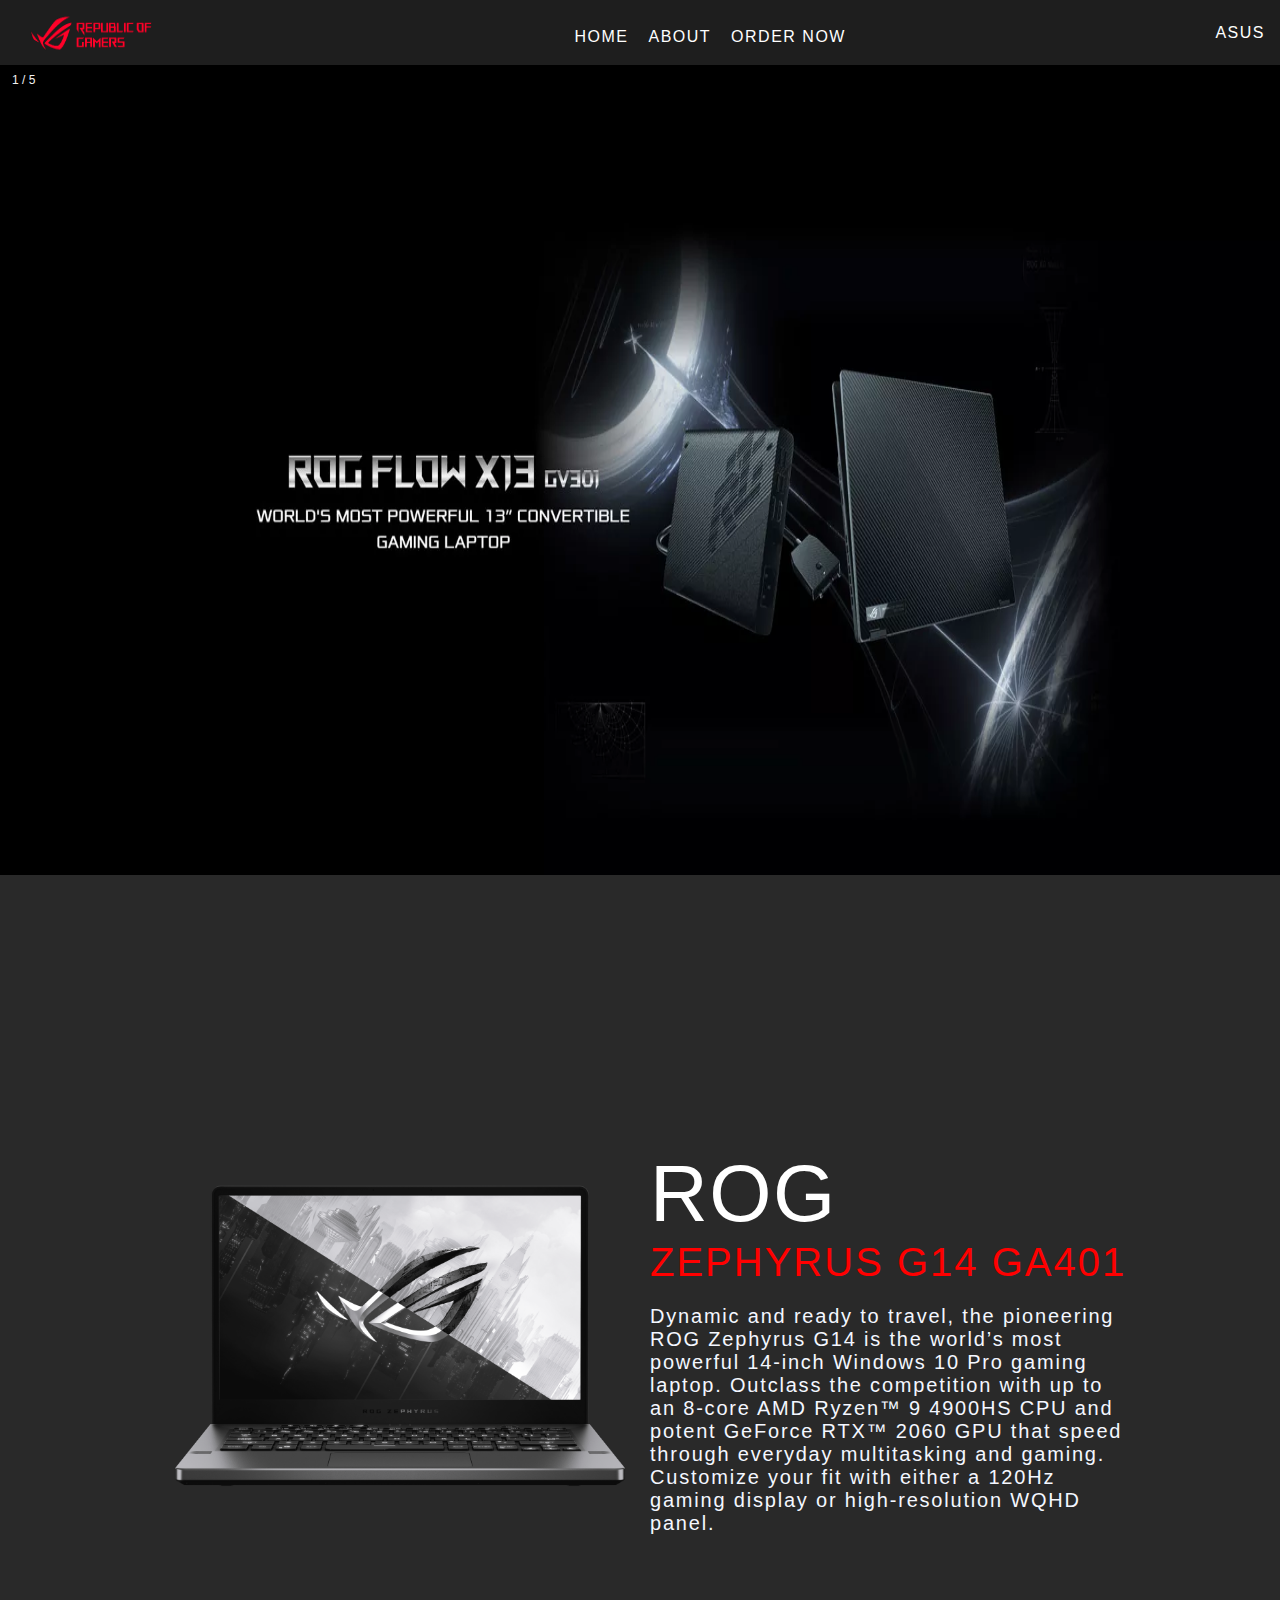
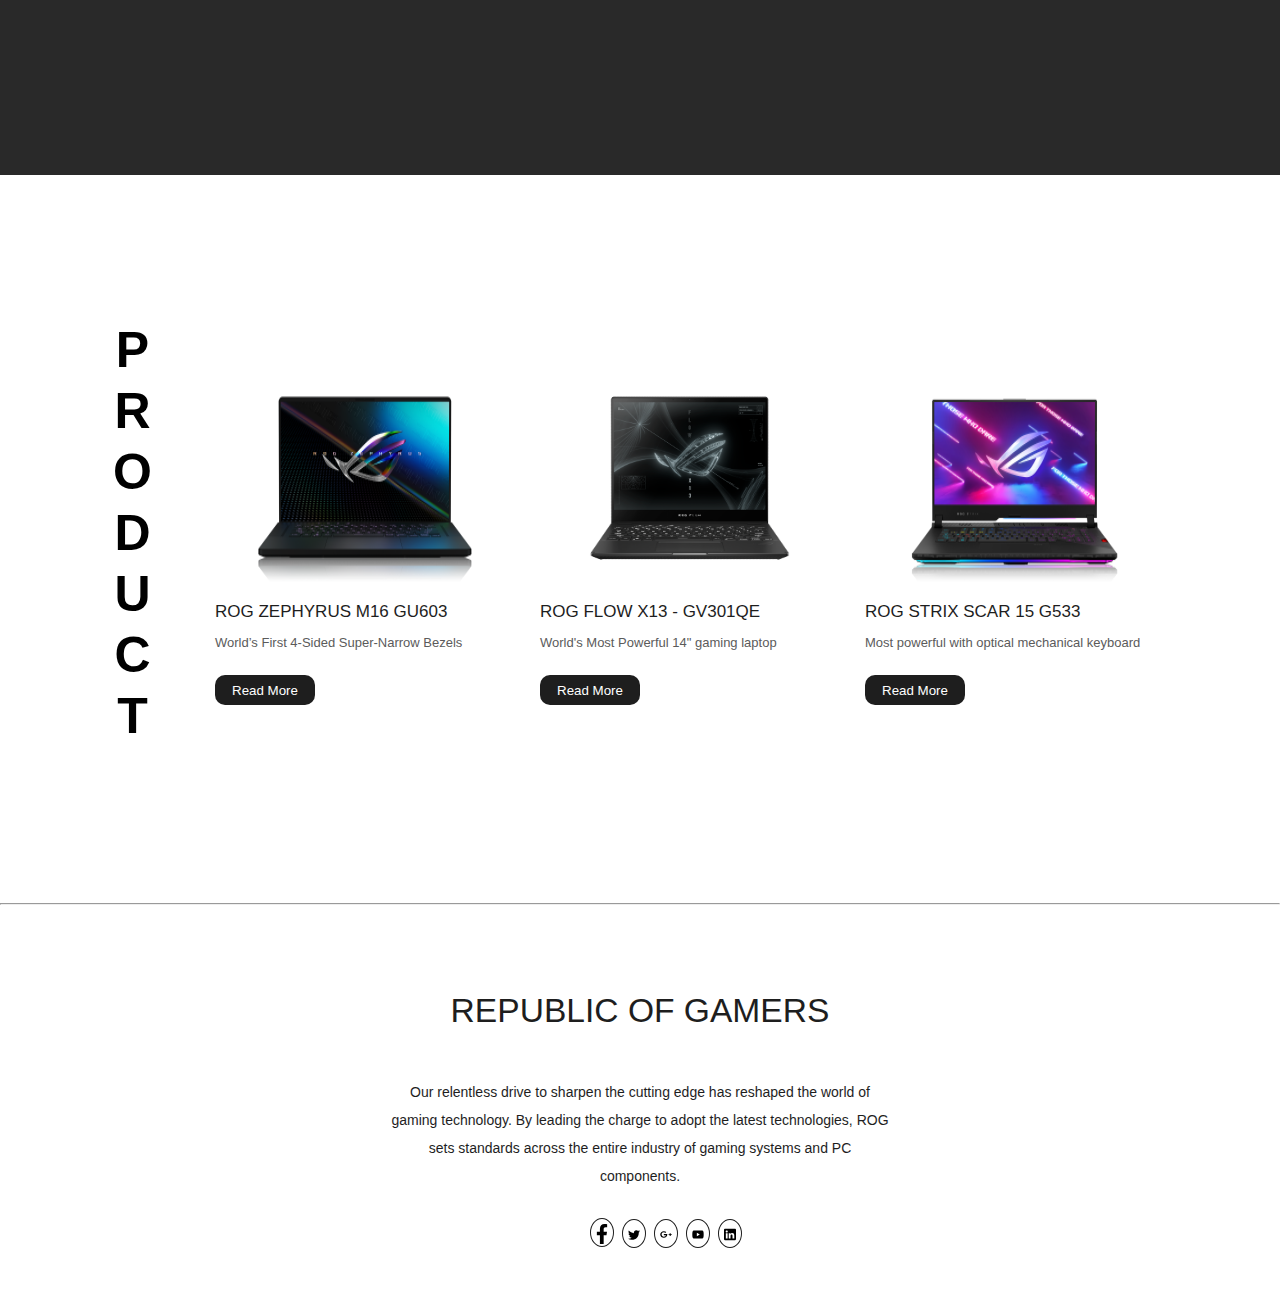
<file: index.html>
<!DOCTYPE html>
<html lang="en">
<head>
    <meta charset="UTF-8">
    <meta http-equiv="X-UA-Compatible" content="IE=edge">
    <meta name="viewport" content="width=device-width, initial-scale=1.0">
    <title>Republic of Gamers || Home</title>
    <link rel="stylesheet" href="style/style.css">
    <link rel="shourtcut icon" href="assets/roglogoss.png">
    <style>
        
    </style>
</head>

<body>
    <nav>
        <a href="index.html" class="logo"><img src="assets/flogo.png" alt=""></a>
        <div>
            <ul class="menu">
              <li><a href="#main">Home</a></li>
              <li><a href="about.html">About</a></li>
              <li><a href="order.html">ORDER NOW</a></li>
            </ul>
        </div>
        <a href="" class="logout">asus</a>
    </nav>

    <section id="main">
      <div class="slideshow-container">

        <div class="mySlides fade">
            <div class="numbertext">1 / 5</div>
            <img src="assets/1 copy.png" style="width:100%;height: 90vh;">
        </div>

        <div class="mySlides fade">
            <div class="numbertext">2 / 5</div>
            <img src="assets/2.png" style="width:100%;height: 90vh;">               
        </div>

        <div class="mySlides fade">
            <div class="numbertext">3 / 5</div>
            <img src="assets/3.png" style="width:100%;height: 90vh;">                
        </div>

        <div class="mySlides fade">
            <div class="numbertext">4 / 5</div>
            <img src="assets/4.png" style="width:100%;height: 90vh;">                
        </div>

        <div class="mySlides fade">
            <div class="numbertext">5 / 5</div>
            <img src="assets/5.png" style="width:100%;height: 90vh;">                
        </div>
       </div>
       <br>

   </section>

    <section id="about">
        <div class="about-media">
            <a href="detail4.html"><img src="assets/h733.png" alt=""></a>
        </div>
        <div class="about">
            <h1>ROG</h1>
            <h2> ZEPHYRUS G14 GA401</h2>
            <p>Dynamic and ready to travel, the pioneering ROG Zephyrus G14 is the world’s most powerful 14-inch Windows 10 Pro gaming laptop. Outclass the competition with up to an 8-core AMD Ryzen™ 9 4900HS CPU and potent GeForce RTX™ 2060 GPU that speed through everyday multitasking and gaming. Customize your fit with either a 120Hz gaming display or high-resolution WQHD panel.</p>
        </div>
    </section>

    <section id="product">
      <div class="product-title">
        <h1>PRODUCT</h1>
      </div>
      <div class="product-media">
        <a href="detail.html"><img src="assets/603.png" alt="">
        <br>ROG ZEPHYRUS M16 GU603</a>
        <br>
        <p>World’s First 4-Sided Super-Narrow Bezels<br><br> <input type="button" onclick="pindah('detail.html')" value="Read More"> </p>
      </div>  
      <div class="product-media">
        <a href="detail2.html"><img src="assets/1qe.png" alt="">
        <br>ROG FLOW X13 - GV301QE</a>
        <br>
        <p>World's Most Powerful 14" gaming laptop <br><br> <input type="button" onclick="pindah('detail2.html')" value="Read More"> </p>
      </div>
      <div class="product-media">
        <a href="detail3.html"><img src="assets/533.png" alt="">
        <br>ROG STRIX SCAR 15 G533</a>
        <br>
        <p>Most powerful with optical mechanical keyboard <br><br> <input type="button" onclick="pindah('detail3.html')" value="Read More"> </p>
      </div>
    </section>

    <hr>
    <footer>
        <div class="footer-content">
            <h3>REPUBLIC OF GAMERS</h3>
            <p>Our relentless drive to sharpen the cutting edge has reshaped the world of gaming technology. By leading the charge to adopt the latest technologies, ROG sets standards across the entire industry of gaming systems and PC components.</p>
            <ul class="socials">
                <li><a href="#" ><img src="assets/facebook.svg" alt=""></a></li>
                <li><a href="#" ><img src="assets/twitter.svg" alt=""></a></li>
                <li><a href="#" ><img  src="assets/google.svg" alt=""></a></li>
                <li><a href="#" ><img src="assets/youtube.svg" alt=""></a></li>
                <li><a href="#" ><img src="assets/linkedin.svg" alt=""></a></li>
            </ul>
        </div>

    </footer>

</body>
 <script>
        let slideIndex = 0;
        showSlides();

        function showSlides() {
            let i;
            let slides = document.getElementsByClassName("mySlides");
            let dots = document.getElementsByClassName("dot");
            for (i = 0; i < slides.length; i++) {
                slides[i].style.display = "none";
            }
            slideIndex++;
            if (slideIndex > slides.length) {
                slideIndex = 1
            }
            slides[slideIndex - 1].style.display = "block";
            setTimeout(showSlides, 2000);
        }

        function pindah(url) {
            window.location = url;
        }
    </script>
</html>
</file>
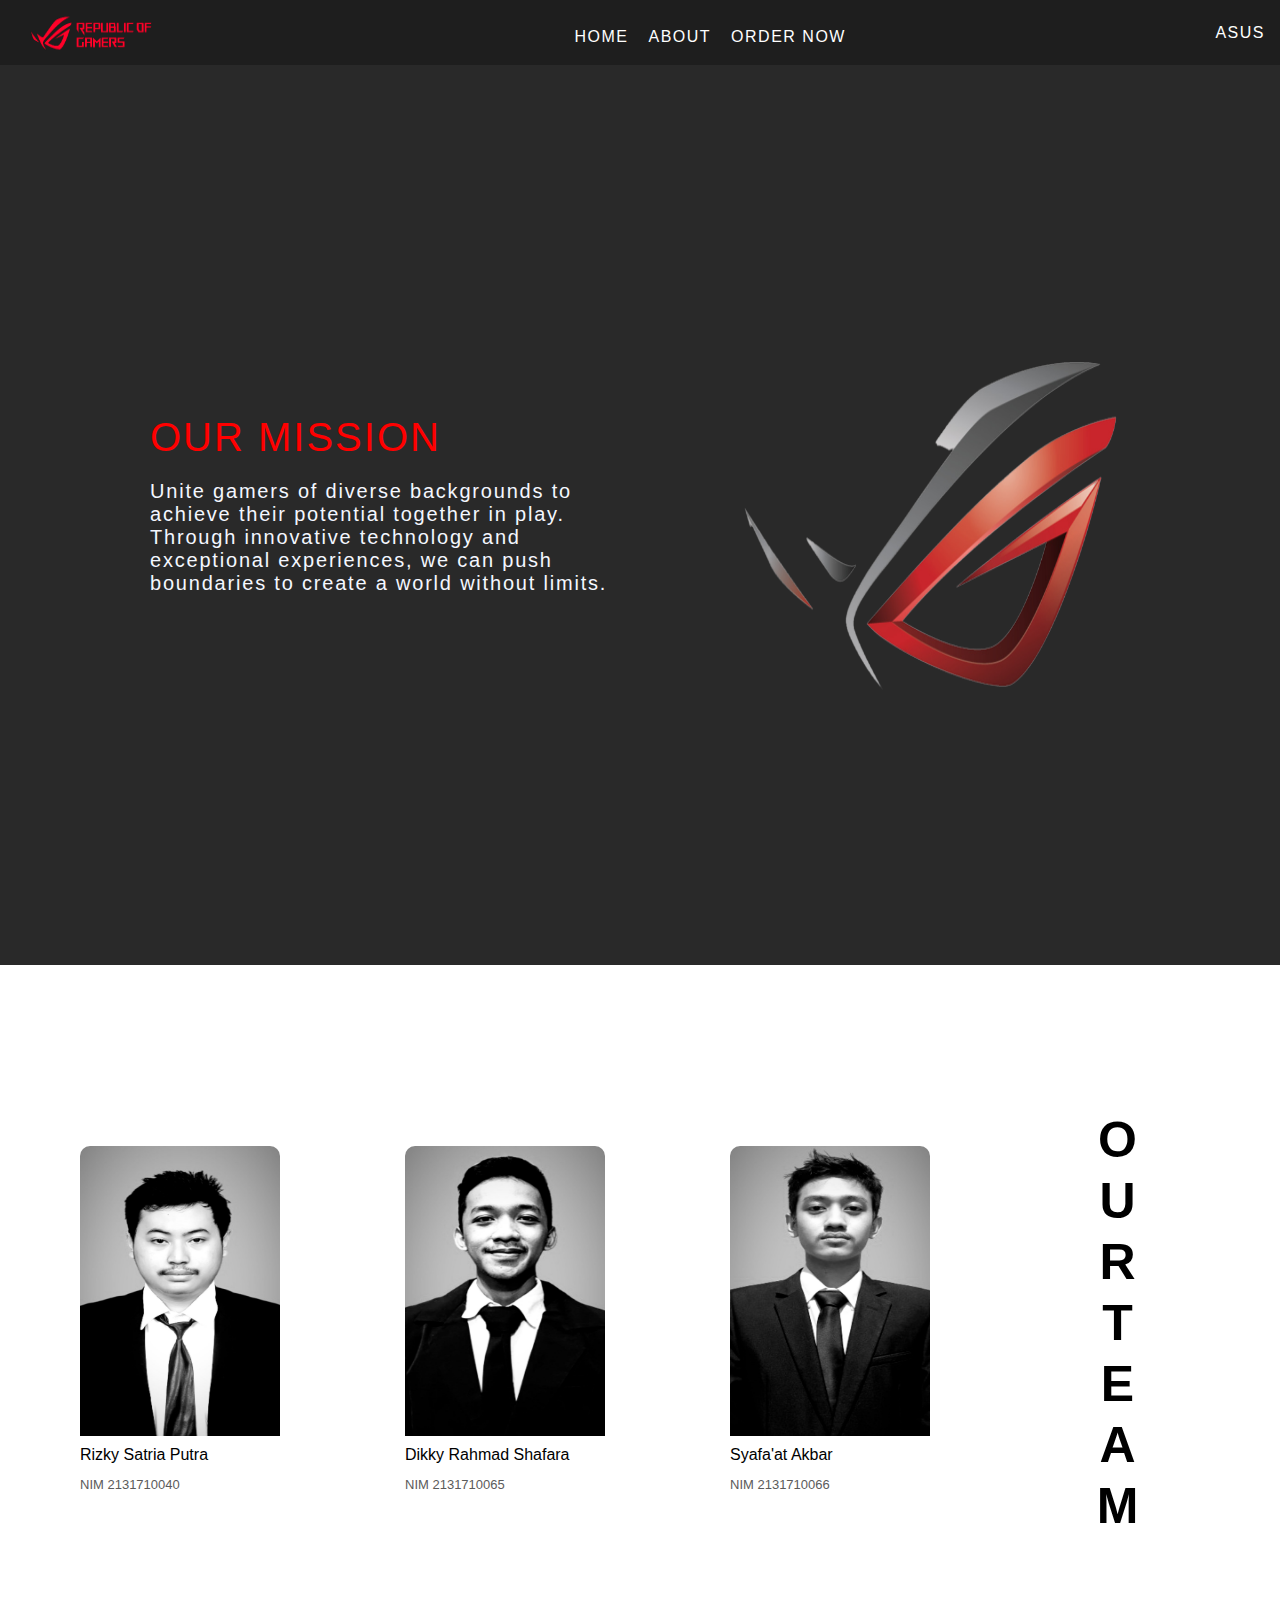
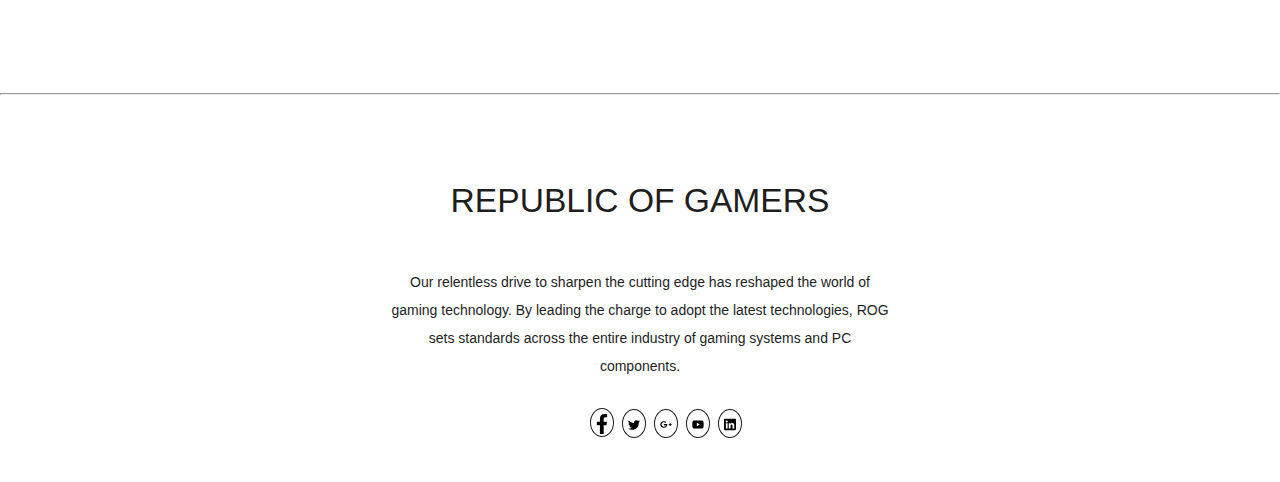
<file: about.html>
<!DOCTYPE html>
<html lang="en">
<head>
    <meta charset="UTF-8">
    <meta http-equiv="X-UA-Compatible" content="IE=edge">
    <meta name="viewport" content="width=device-width, initial-scale=1.0">
    <title>Republic of Gamers || About </title>
    <link rel="stylesheet" href="style/styleabout.css">
    <link rel="shourtcut icon" href="assets/roglogoss.png">
    <style>
        
    </style>
</head>

<body>
    <nav>
        <a href="index.html" class="logo"><img src="assets/flogo.png" alt=""></a>
        <div>
            <ul class="menu">
                <li><a href="index.html">Home</a></li>
                <li><a href="about.html">About</a></li>
                <li><a href="order.html">ORDER NOW</a></li>
            </ul>
        </div>
        <a href="" class="logout">asus</a>
    </nav>

    <section id="about">
        <div class="about">
            <h2 style="text-transform: uppercase;">OUR MISSION</h2>
            <p>Unite gamers of diverse backgrounds to achieve their potential together in play. Through innovative technology and exceptional experiences, we can push boundaries to create a world without limits.</p>
        </div>
        <div class="about-media">
            <img src="assets/13.png" alt="">
        </div>
    </section>

    <section id="product">
      
      <div class="product-media">
        <img src="assets/satria.jpeg" alt="">
        <br>Rizky Satria Putra</a>
        <br>
        <p>NIM 2131710040</p>
      </div>
      <div class="product-media">
        <img src="assets/dikky.jpeg" alt="">
        <br>Dikky Rahmad Shafara</a>
        <br>
        <p>NIM 2131710065</p>
      </div>  
      <div class="product-media">
        <img src="assets/faat.jpeg" alt="">
        <br>Syafa'at Akbar</a>
        <br>
        <p>NIM 2131710066</p>
      </div>
      <div class="product-title">
        <h1>OURTEAM</h1>
      </div>
    </section>
    <hr>
    <footer>
        <div class="footer-content">
            <h3>REPUBLIC OF GAMERS</h3>
            <p>Our relentless drive to sharpen the cutting edge has reshaped the world of gaming technology. By leading the charge to adopt the latest technologies, ROG sets standards across the entire industry of gaming systems and PC components.</p>
            <ul class="socials">
                <li><a href="#" ><img src="assets/facebook.svg" alt=""></a></li>
                <li><a href="#" ><img src="assets/twitter.svg" alt=""></a></li>
                <li><a href="#" ><img  src="assets/google.svg" alt=""></a></li>
                <li><a href="#" ><img src="assets/youtube.svg" alt=""></a></li>
                <li><a href="#" ><img src="assets/linkedin.svg" alt=""></a></li>
            </ul>
        </div>

    </footer>

</body>
 <script>
        let slideIndex = 0;
        showSlides();

        function showSlides() {
            let i;
            let slides = document.getElementsByClassName("mySlides");
            let dots = document.getElementsByClassName("dot");
            for (i = 0; i < slides.length; i++) {
                slides[i].style.display = "none";
            }
            slideIndex++;
            if (slideIndex > slides.length) {
                slideIndex = 1
            }
            slides[slideIndex - 1].style.display = "block";
            setTimeout(showSlides, 2000); // Change image every 2 seconds
        }
    </script>
</html>
</file>
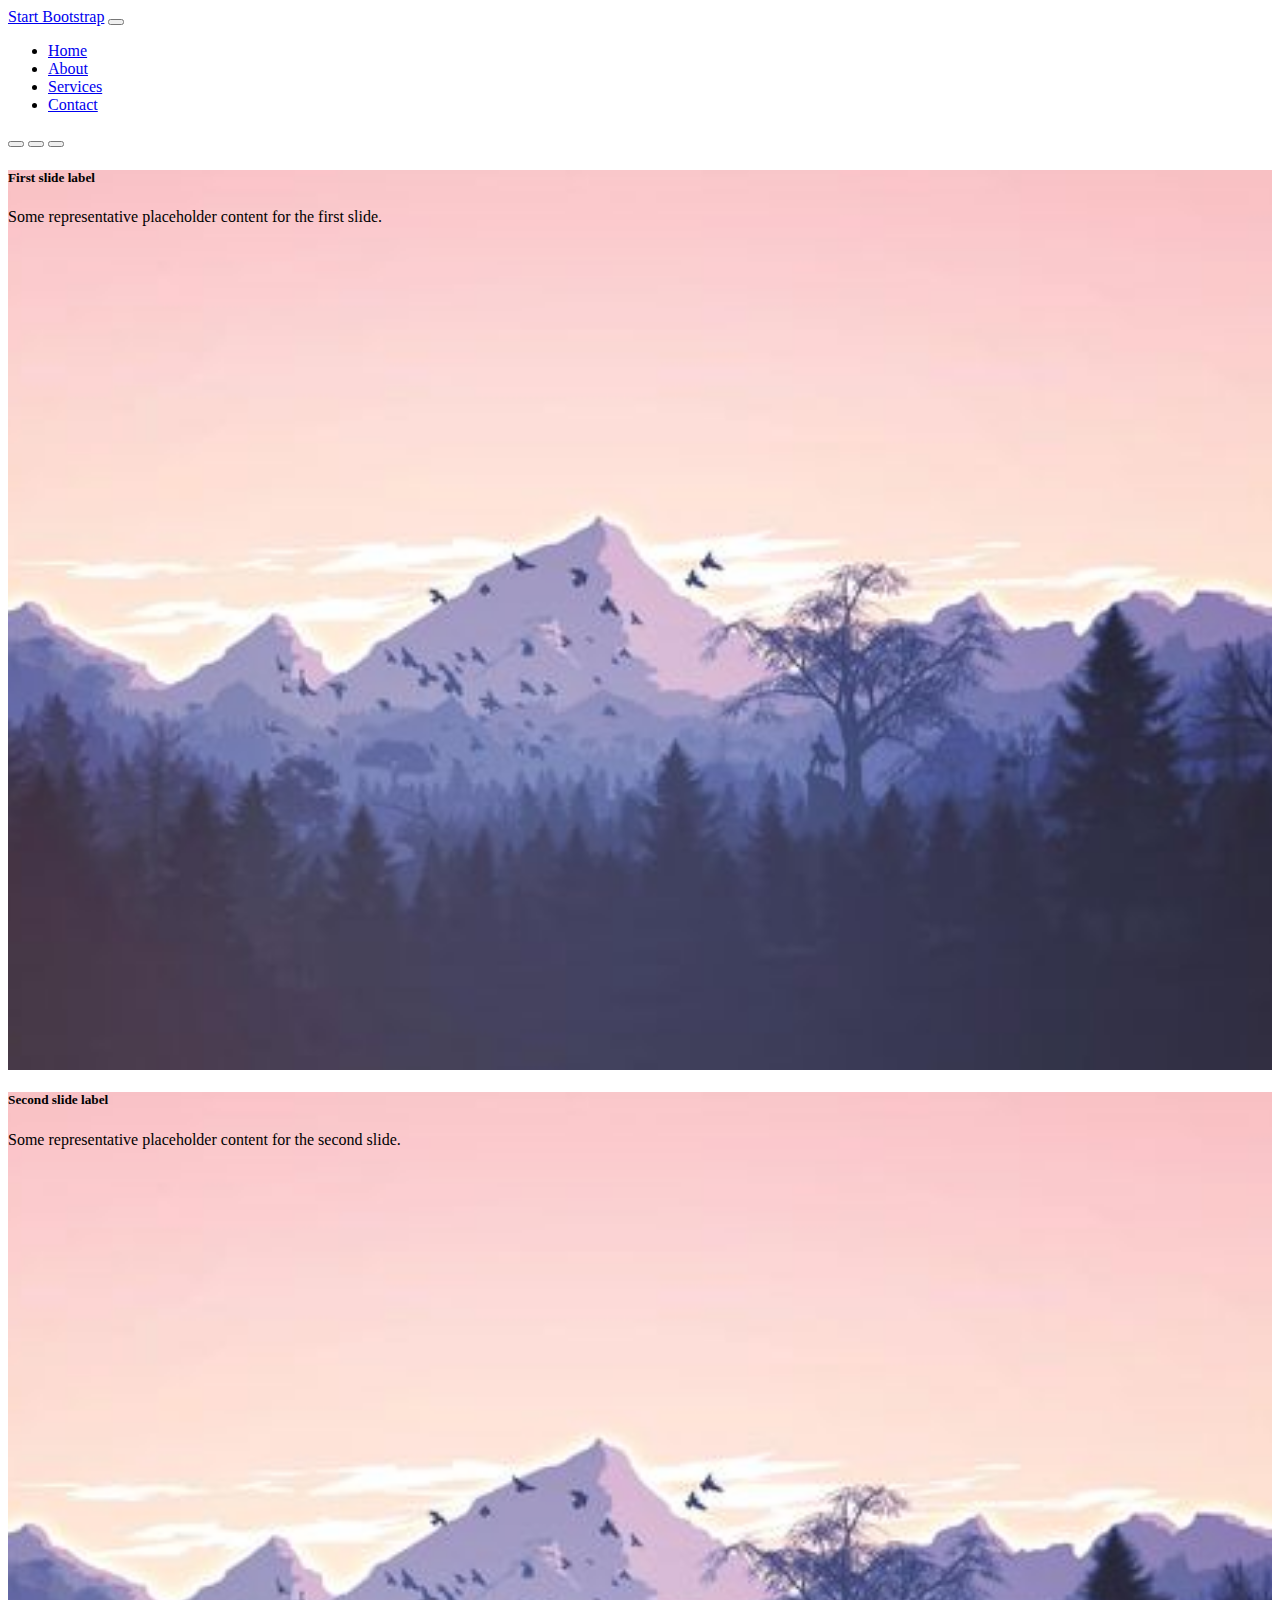
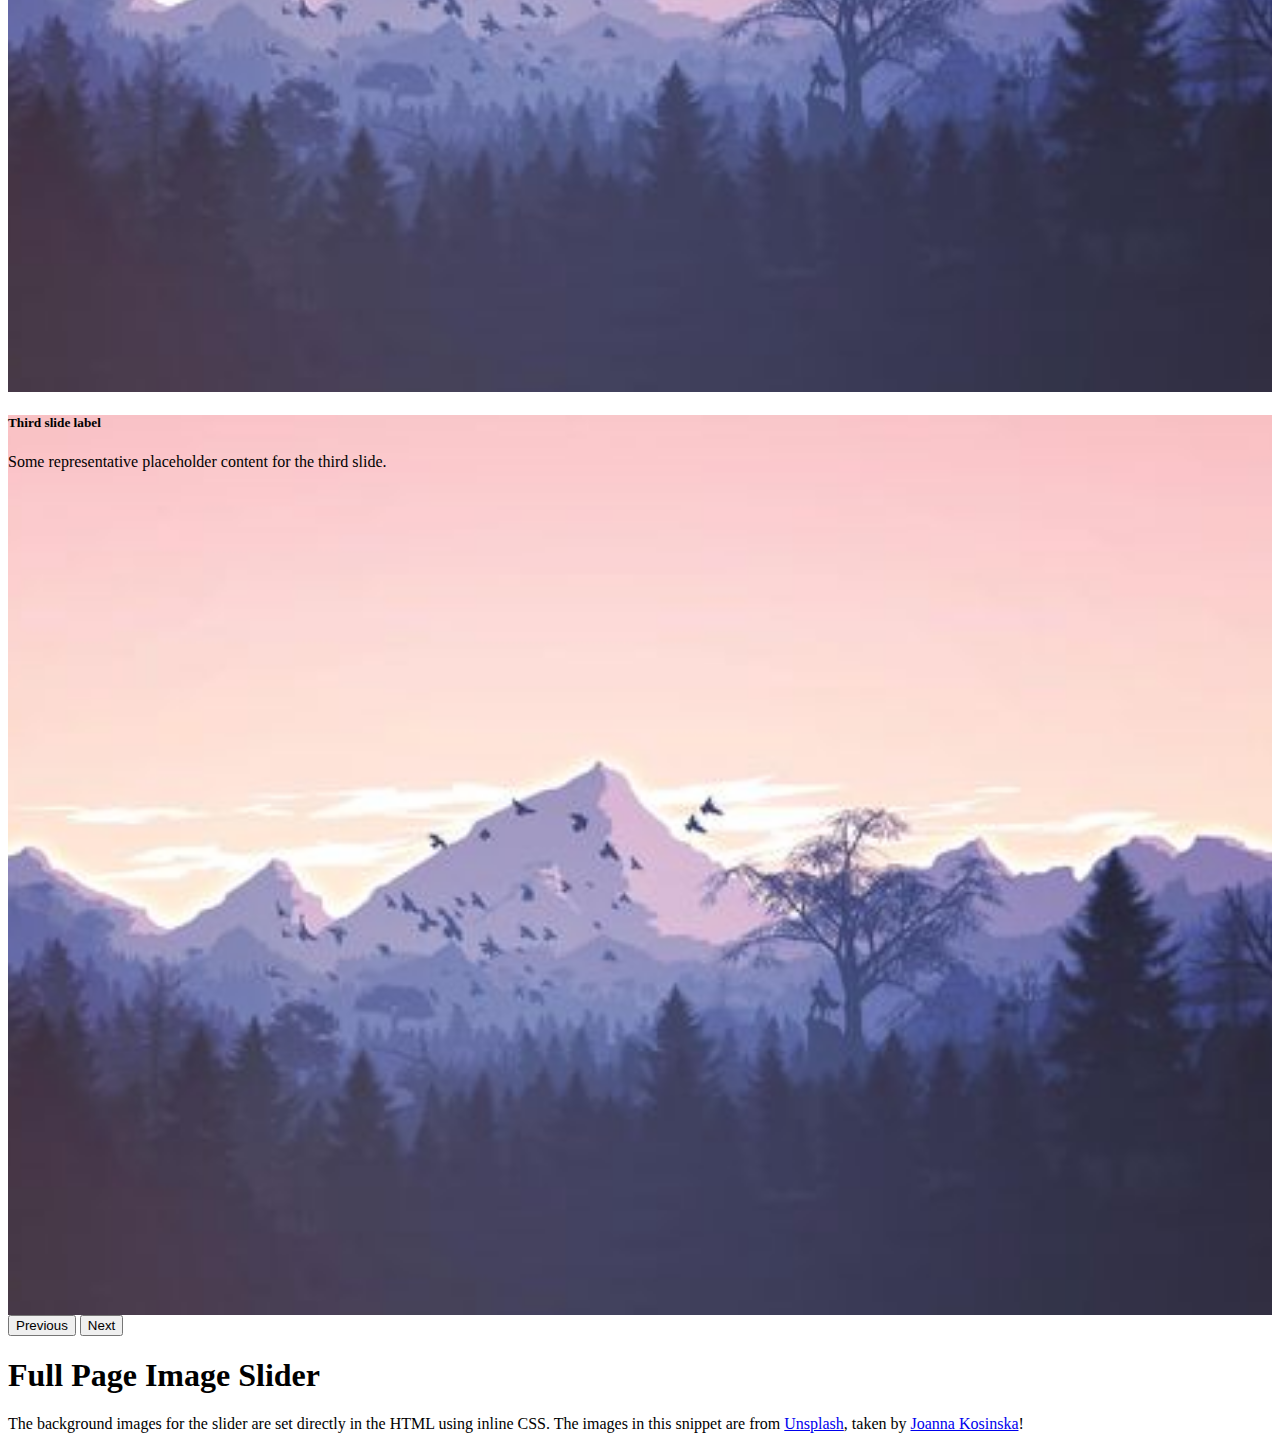
<file: coba.html>
<!DOCTYPE html>
<html lang="en">
<head>
    <meta charset="UTF-8">
    <meta http-equiv="X-UA-Compatible" content="IE=edge">
    <meta name="viewport" content="width=device-width, initial-scale=1.0">
    <title>Document</title>
    
    <link href="https://cdn.jsdelivr.net/npm/bootstrap@5.1.3/dist/css/bootstrap.min.css" rel="stylesheet" integrity="sha384-1BmE4kWBq78iYhFldvKuhfTAU6auU8tT94WrHftjDbrCEXSU1oBoqyl2QvZ6jIW3" crossorigin="anonymous">
    
    <script src="https://cdn.jsdelivr.net/npm/bootstrap@5.1.3/dist/js/bootstrap.bundle.min.js"></script>
    <style>
        .carousel-item {
  height: 100vh;
  min-height: 350px;
  background: no-repeat center center scroll;
  -webkit-background-size: cover;
  -moz-background-size: cover;
  -o-background-size: cover;
  background-size: cover;
}
    </style>
</head>
<body>
    <!-- Navigation -->
<nav class="navbar navbar-expand-lg navbar-light bg-light fixed-top">
  <div class="container">
    <a class="navbar-brand" href="#">Start Bootstrap</a>
    <button class="navbar-toggler" type="button" data-bs-toggle="collapse" data-bs-target="#navbarResponsive" aria-controls="navbarResponsive" aria-expanded="false" aria-label="Toggle navigation">
      <span class="navbar-toggler-icon"></span>
    </button>
    <div class="collapse navbar-collapse" id="navbarResponsive">
      <ul class="navbar-nav ms-auto">
        <li class="nav-item active">
          <a class="nav-link" href="#">Home</a>
        </li>
        <li class="nav-item">
          <a class="nav-link" href="#">About</a>
        </li>
        <li class="nav-item">
          <a class="nav-link" href="#">Services</a>
        </li>
        <li class="nav-item">
          <a class="nav-link" href="#">Contact</a>
        </li>
      </ul>
    </div>
  </div>
</nav>

<header>

  <div id="carouselExampleCaptions" class="carousel slide" data-bs-ride="carousel">
    <div class="carousel-indicators">
      <button type="button" data-bs-target="#carouselExampleCaptions" data-bs-slide-to="0" class="active" aria-current="true" aria-label="Slide 1"></button>
      <button type="button" data-bs-target="#carouselExampleCaptions" data-bs-slide-to="1" aria-label="Slide 2"></button>
      <button type="button" data-bs-target="#carouselExampleCaptions" data-bs-slide-to="2" aria-label="Slide 3"></button>
    </div>
    <div class="carousel-inner">
      <div class="carousel-item active" style="background-image: url('assets/2.jpg')">
        <div class="carousel-caption">
          <h5>First slide label</h5>
          <p>Some representative placeholder content for the first slide.</p>
        </div>
      </div>
      <div class="carousel-item" style="background-image: url('assets/2.jpg')">
        <div class="carousel-caption">
          <h5>Second slide label</h5>
          <p>Some representative placeholder content for the second slide.</p>
        </div>
      </div>
      <div class="carousel-item" style="background-image: url('assets/2.jpg')">
        <div class="carousel-caption">
          <h5>Third slide label</h5>
          <p>Some representative placeholder content for the third slide.</p>
        </div>
      </div>
    </div>
    <button class="carousel-control-prev" type="button" data-bs-target="#carouselExampleCaptions" data-bs-slide="prev">
      <span class="carousel-control-prev-icon" aria-hidden="true"></span>
      <span class="visually-hidden">Previous</span>
    </button>
    <button class="carousel-control-next" type="button" data-bs-target="#carouselExampleCaptions" data-bs-slide="next">
      <span class="carousel-control-next-icon" aria-hidden="true"></span>
      <span class="visually-hidden">Next</span>
    </button>
  </div>
</header>

<!-- Page Content -->
<section class="py-5">
  <div class="container">
    <h1 class="fw-light">Full Page Image Slider</h1>
    <p class="lead">The background images for the slider are set directly in the HTML using inline CSS. The images
      in this snippet are from <a href="https://unsplash.com">Unsplash</a>, taken by <a href="https://unsplash.com/@joannakosinska">Joanna Kosinska</a>!</p>
  </div>
</section>
</body>
</html>
</file>
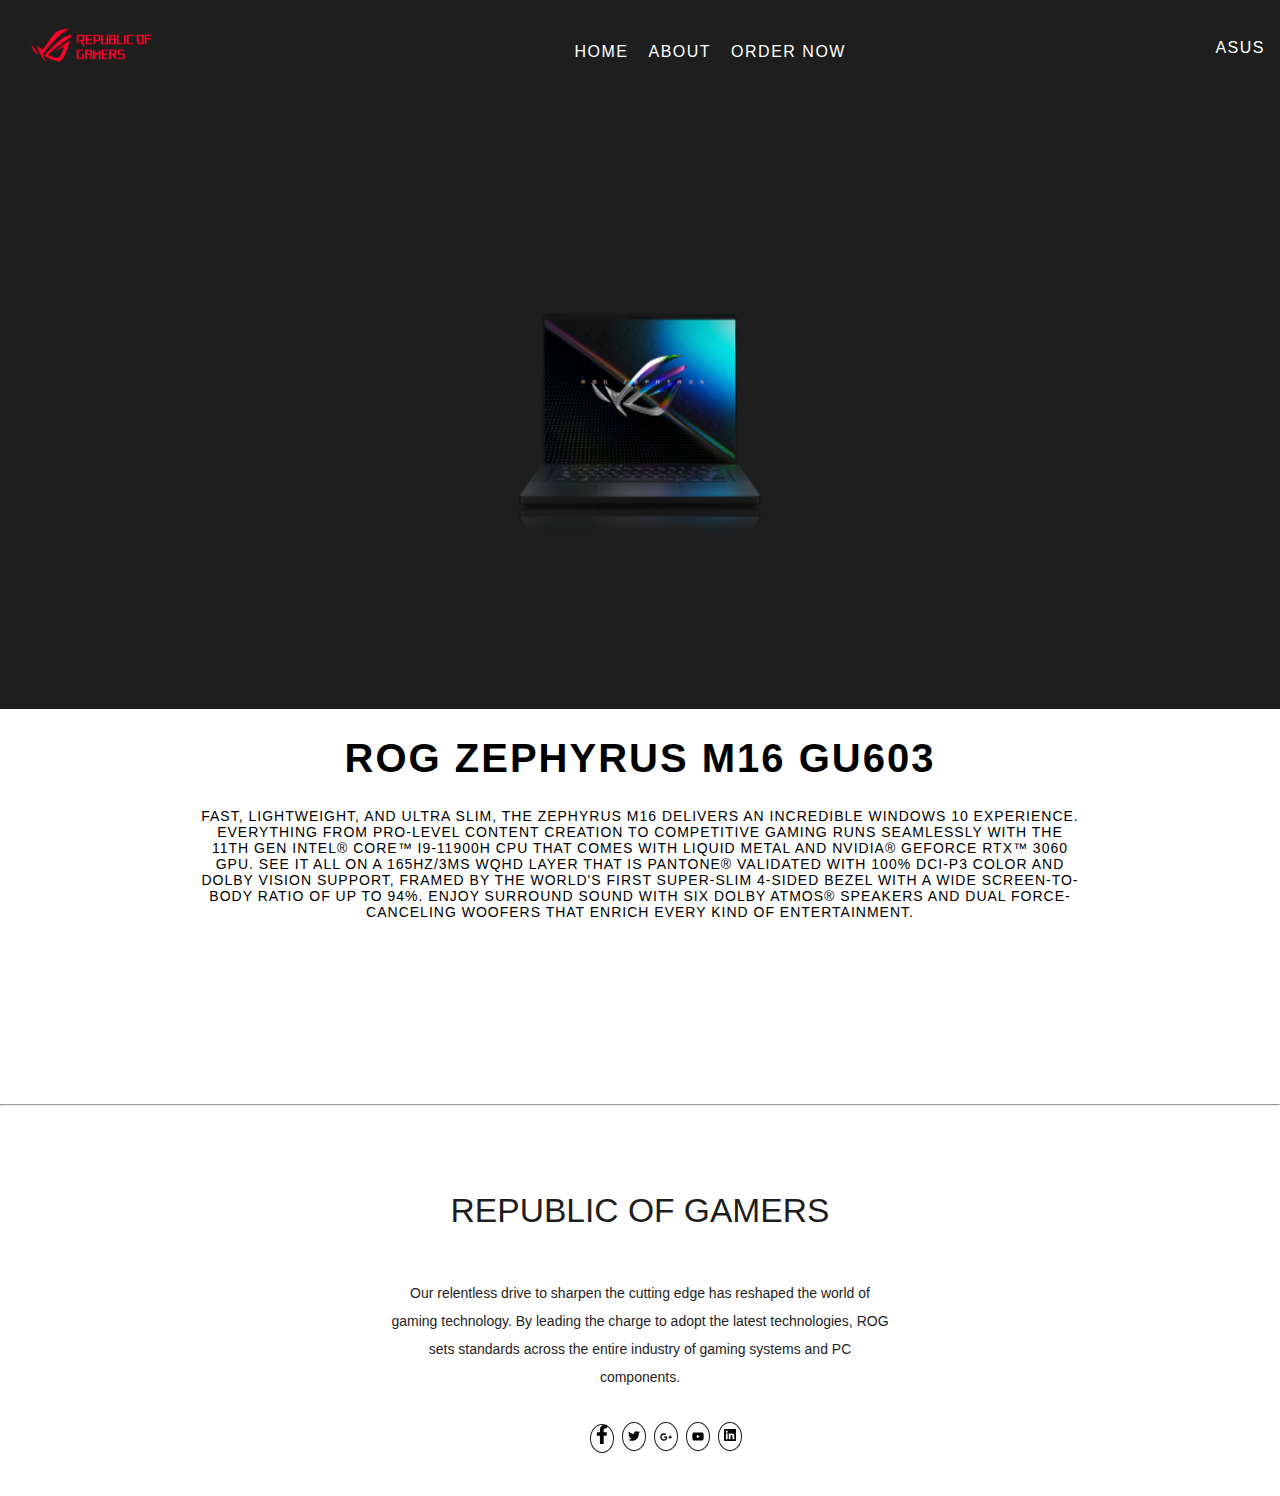
<file: detail.html>
<!DOCTYPE html>
<html lang="en">
<head>
    <meta charset="UTF-8">
    <meta http-equiv="X-UA-Compatible" content="IE=edge">
    <meta name="viewport" content="width=device-width, initial-scale=1.0">
    <link rel="stylesheet" href="style/styleDetail.css">
    <link rel="shourtcut icon" href="assets/roglogoss.png">
    <title>Republic of Gamers || Details Product</title>
</head>
<body>
    <nav>
        <a href="index.html" class="logo"><img src="assets/flogo.png" alt=""></a>
        <div>
            <ul class="menu">
              <li><a href="index.html">Home</a></li>
              <li><a href="about.html">About</a></li>
              <li><a href="order.html">ORDER NOW</a></li>
            </ul>
        </div>
        <a href="" class="logout">asus</a>
    </nav>

    <section id="details">
        <div class="image-details">
            <h1></h1>
        </div>
        <div class="image-details">
            <img src="assets/603.png" alt="">
        </div>
        <div class="image-details">
            <h1></h1>
        </div>
    </section>

    <section id="desc-details">
        <div class="desc">
            <h1>ROG ZEPHYRUS M16 GU603</h1>
            <p>Fast, lightweight, and ultra slim, the Zephyrus M16 delivers an incredible Windows 10 experience. Everything from pro-level content creation to competitive gaming runs seamlessly with the 11th Gen Intel® Core™ i9-11900H CPU that comes with liquid metal and NVIDIA® GeForce RTX™ 3060 GPU. See it all on a 165Hz/3ms WQHD layer that is Pantone® validated with 100% DCI-P3 color and Dolby Vision support, framed by the world's first super-slim 4-sided bezel with a wide screen-to-body ratio of up to 94%. Enjoy surround sound with six Dolby Atmos® speakers and dual force-canceling woofers that enrich every kind of entertainment.</p>
        </div>
    </section>

    <hr>
    <footer>
        <div class="footer-content">
            <h3>REPUBLIC OF GAMERS</h3>
            <p>Our relentless drive to sharpen the cutting edge has reshaped the world of gaming technology. By leading the charge to adopt the latest technologies, ROG sets standards across the entire industry of gaming systems and PC components.</p>
            <ul class="socials">
                <li><a href="#" ><img src="assets/facebook.svg" alt=""></a></li>
                <li><a href="#" ><img src="assets/twitter.svg" alt=""></a></li>
                <li><a href="#" ><img  src="assets/google.svg" alt=""></a></li>
                <li><a href="#" ><img src="assets/youtube.svg" alt=""></a></li>
                <li><a href="#" ><img src="assets/linkedin.svg" alt=""></a></li>
            </ul>
        </div>

    </footer>

</body>
 <script>
        let slideIndex = 0;
        showSlides();

        function showSlides() {
            let i;
            let slides = document.getElementsByClassName("mySlides");
            let dots = document.getElementsByClassName("dot");
            for (i = 0; i < slides.length; i++) {
                slides[i].style.display = "none";
            }
            slideIndex++;
            if (slideIndex > slides.length) {
                slideIndex = 1
            }
            slides[slideIndex - 1].style.display = "block";
            setTimeout(showSlides, 2000); // Change image every 2 seconds
        }
    </script>
</html>
</file>
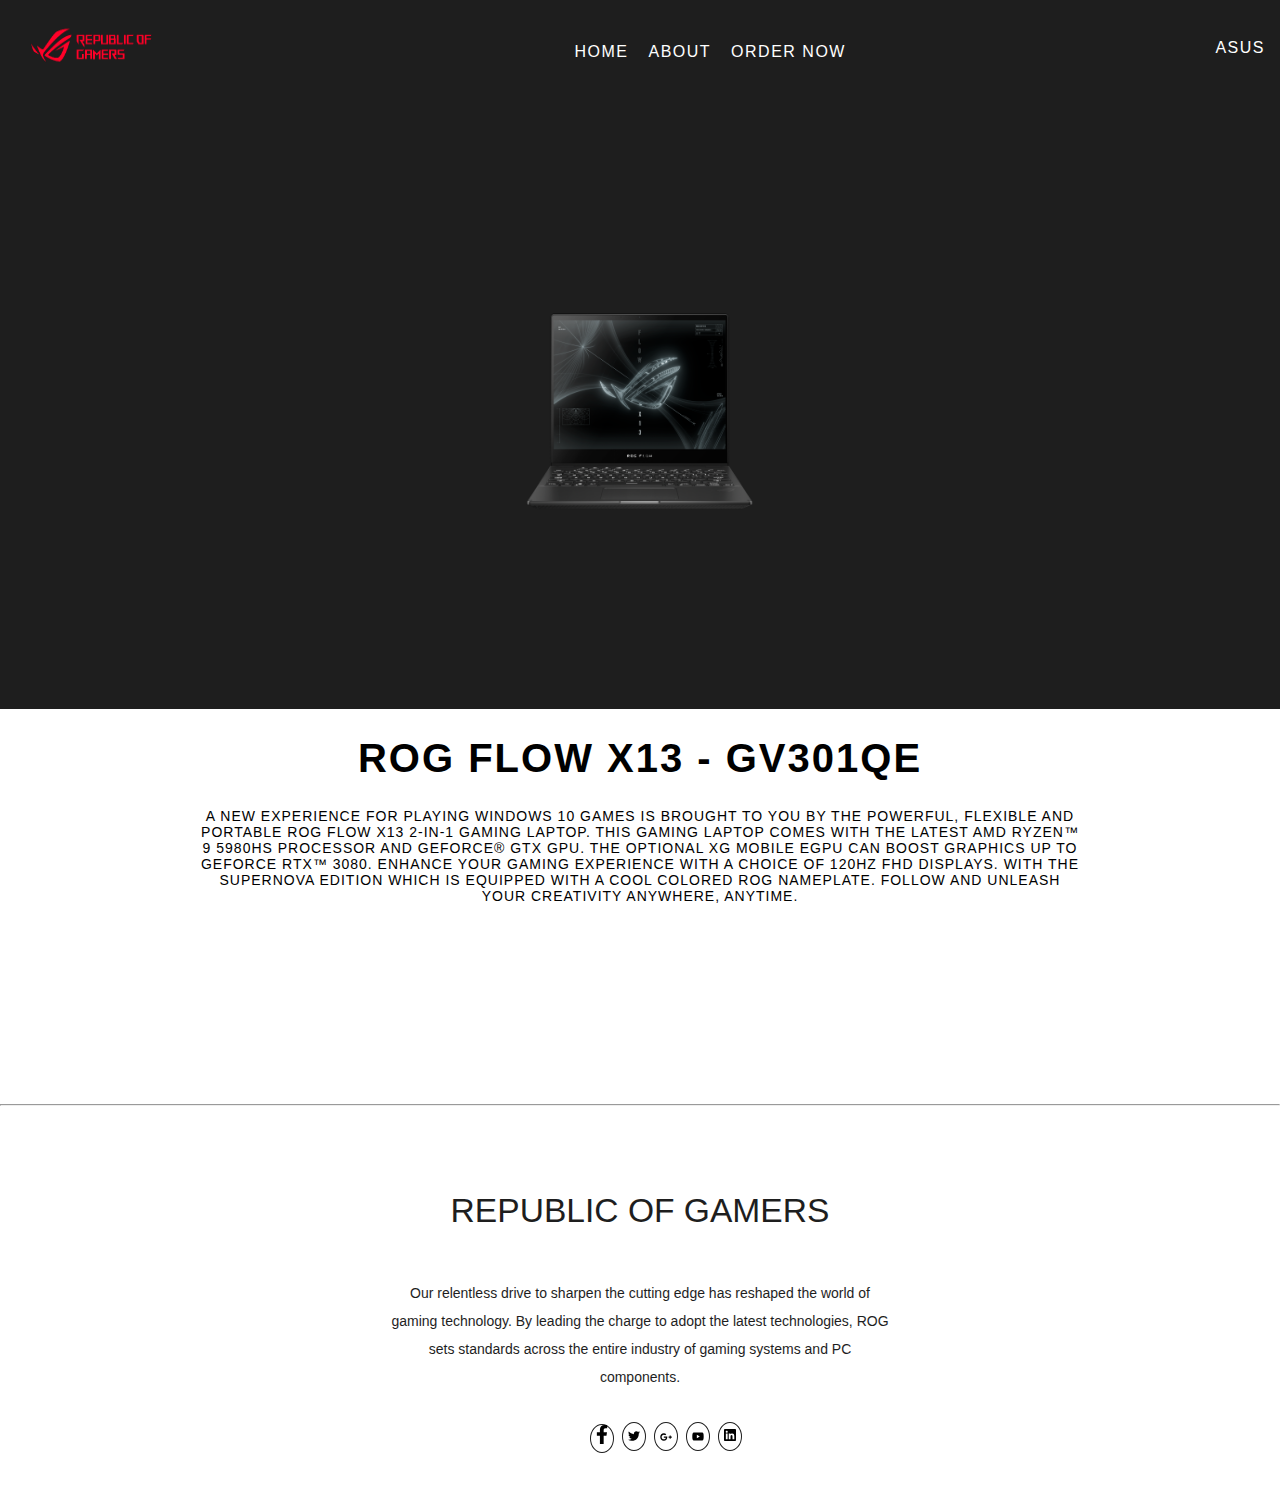
<file: detail2.html>
<!DOCTYPE html>
<html lang="en">
<head>
    <meta charset="UTF-8">
    <meta http-equiv="X-UA-Compatible" content="IE=edge">
    <meta name="viewport" content="width=device-width, initial-scale=1.0">
    <link rel="stylesheet" href="style/styleDetail.css">
    <link rel="shourtcut icon" href="assets/roglogoss.png">
    <title>Republic of Gamers || Details Product</title>
</head>
<body>
    <nav>
        <a href="index.html" class="logo"><img src="assets/flogo.png" alt=""></a>
        <div>
            <ul class="menu">
              <li><a href="index.html">Home</a></li>
              <li><a href="about.html">About</a></li>
              <li><a href="order.html">ORDER NOW</a></li>
            </ul>
        </div>
        <a href="" class="logout">asus</a>
    </nav>

    <section id="details">
        <div class="image-details">
            <h1></h1>
        </div>
        <div class="image-details">
            <img src="assets/1qe.png" alt="">
        </div>
        <div class="image-details">
            <h1></h1>
        </div>
    </section>

    <section id="desc-details">
        <div class="desc">
            <h1>ROG FLOW X13 - GV301QE</h1>
            <p>A new experience for playing Windows 10 games is brought to you by the powerful, flexible and portable ROG Flow X13 2-in-1 gaming laptop. This gaming laptop comes with the latest AMD Ryzen™ 9 5980HS processor and GeForce® GTX GPU. The optional XG Mobile eGPU can boost graphics up to GeForce RTX™ 3080. Enhance your gaming experience with a choice of 120Hz FHD displays. With the Supernova Edition which is equipped with a cool colored ROG nameplate. Follow and unleash your creativity anywhere, anytime.</p>
        </div>
    </section>

    <hr>
    <footer>
        <div class="footer-content">
            <h3>REPUBLIC OF GAMERS</h3>
            <p>Our relentless drive to sharpen the cutting edge has reshaped the world of gaming technology. By leading the charge to adopt the latest technologies, ROG sets standards across the entire industry of gaming systems and PC components.</p>
            <ul class="socials">
                <li><a href="#" ><img src="assets/facebook.svg" alt=""></a></li>
                <li><a href="#" ><img src="assets/twitter.svg" alt=""></a></li>
                <li><a href="#" ><img  src="assets/google.svg" alt=""></a></li>
                <li><a href="#" ><img src="assets/youtube.svg" alt=""></a></li>
                <li><a href="#" ><img src="assets/linkedin.svg" alt=""></a></li>
            </ul>
        </div>

    </footer>

</body>
 <script>
        let slideIndex = 0;
        showSlides();

        function showSlides() {
            let i;
            let slides = document.getElementsByClassName("mySlides");
            let dots = document.getElementsByClassName("dot");
            for (i = 0; i < slides.length; i++) {
                slides[i].style.display = "none";
            }
            slideIndex++;
            if (slideIndex > slides.length) {
                slideIndex = 1
            }
            slides[slideIndex - 1].style.display = "block";
            setTimeout(showSlides, 2000); // Change image every 2 seconds
        }
    </script>
</html>
</file>
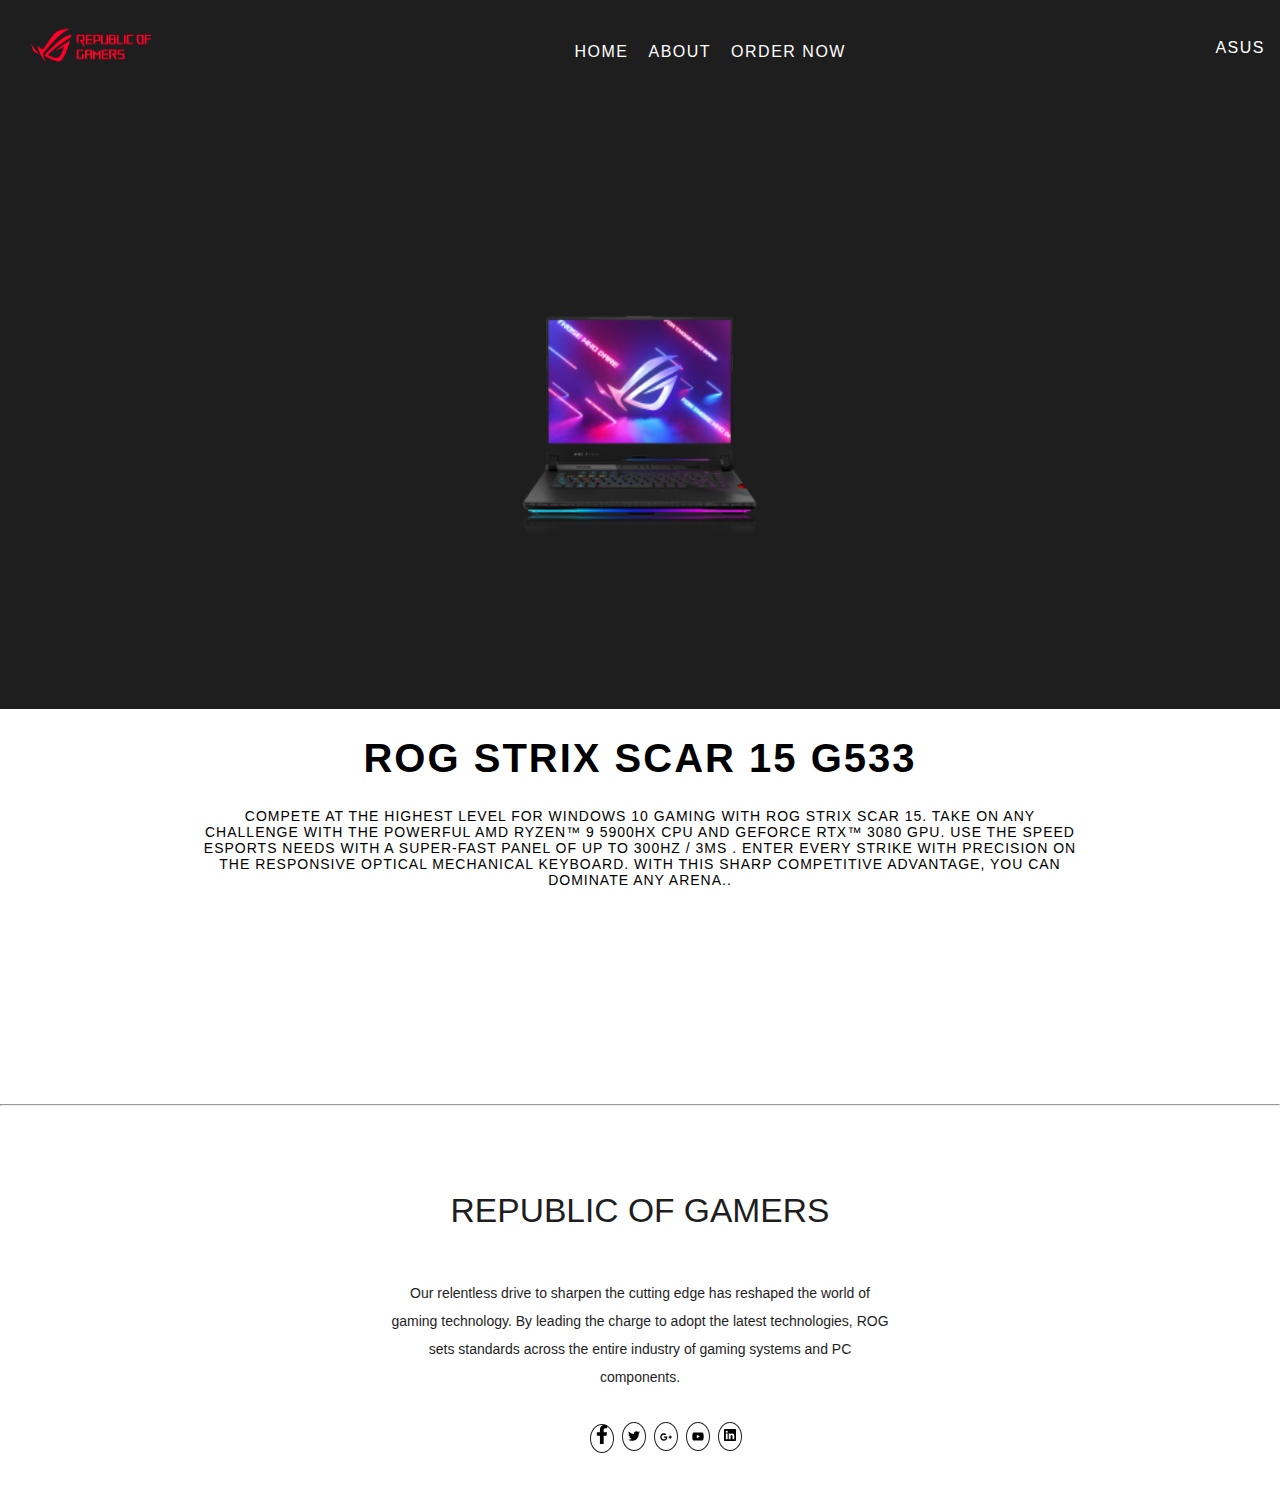
<file: detail3.html>
<!DOCTYPE html>
<html lang="en">
<head>
    <meta charset="UTF-8">
    <meta http-equiv="X-UA-Compatible" content="IE=edge">
    <meta name="viewport" content="width=device-width, initial-scale=1.0">
    <link rel="stylesheet" href="style/styleDetail.css">
    <link rel="shourtcut icon" href="assets/roglogoss.png">
    <title>Republic of Gamers || Details Product</title>
</head>
<body>
    <nav>
        <a href="index.html" class="logo"><img src="assets/flogo.png" alt=""></a>
        <div>
            <ul class="menu">
              <li><a href="index.html">Home</a></li>
              <li><a href="about.html">About</a></li>
              <li><a href="order.html">ORDER NOW</a></li>
            </ul>
        </div>
        <a href="" class="logout">asus</a>
    </nav>

    <section id="details">
        <div class="image-details">
            <h1></h1>
        </div>
        <div class="image-details">
            <img src="assets/533.png" alt="">
        </div>
        <div class="image-details">
            <h1></h1>
        </div>
    </section>

    <section id="desc-details">
        <div class="desc">
            <h1>ROG STRIX SCAR 15 G533</h1>
            <p>Compete at the highest level for Windows 10 gaming with ROG Strix SCAR 15. Take on any challenge with the powerful AMD Ryzen™ 9 5900HX CPU and GeForce RTX™ 3080 GPU. Use the speed esports needs with a super-fast panel of up to 300Hz / 3ms . Enter every strike with precision on the responsive optical mechanical keyboard. With this sharp competitive advantage, you can dominate any arena..</p>
        </div>
    </section>

    <hr>
    <footer>
        <div class="footer-content">
            <h3>REPUBLIC OF GAMERS</h3>
            <p>Our relentless drive to sharpen the cutting edge has reshaped the world of gaming technology. By leading the charge to adopt the latest technologies, ROG sets standards across the entire industry of gaming systems and PC components.</p>
            <ul class="socials">
                <li><a href="#" ><img src="assets/facebook.svg" alt=""></a></li>
                <li><a href="#" ><img src="assets/twitter.svg" alt=""></a></li>
                <li><a href="#" ><img  src="assets/google.svg" alt=""></a></li>
                <li><a href="#" ><img src="assets/youtube.svg" alt=""></a></li>
                <li><a href="#" ><img src="assets/linkedin.svg" alt=""></a></li>
            </ul>
        </div>

    </footer>

</body>
 <script>
        let slideIndex = 0;
        showSlides();

        function showSlides() {
            let i;
            let slides = document.getElementsByClassName("mySlides");
            let dots = document.getElementsByClassName("dot");
            for (i = 0; i < slides.length; i++) {
                slides[i].style.display = "none";
            }
            slideIndex++;
            if (slideIndex > slides.length) {
                slideIndex = 1
            }
            slides[slideIndex - 1].style.display = "block";
            setTimeout(showSlides, 2000); // Change image every 2 seconds
        }
    </script>
</html>
</file>
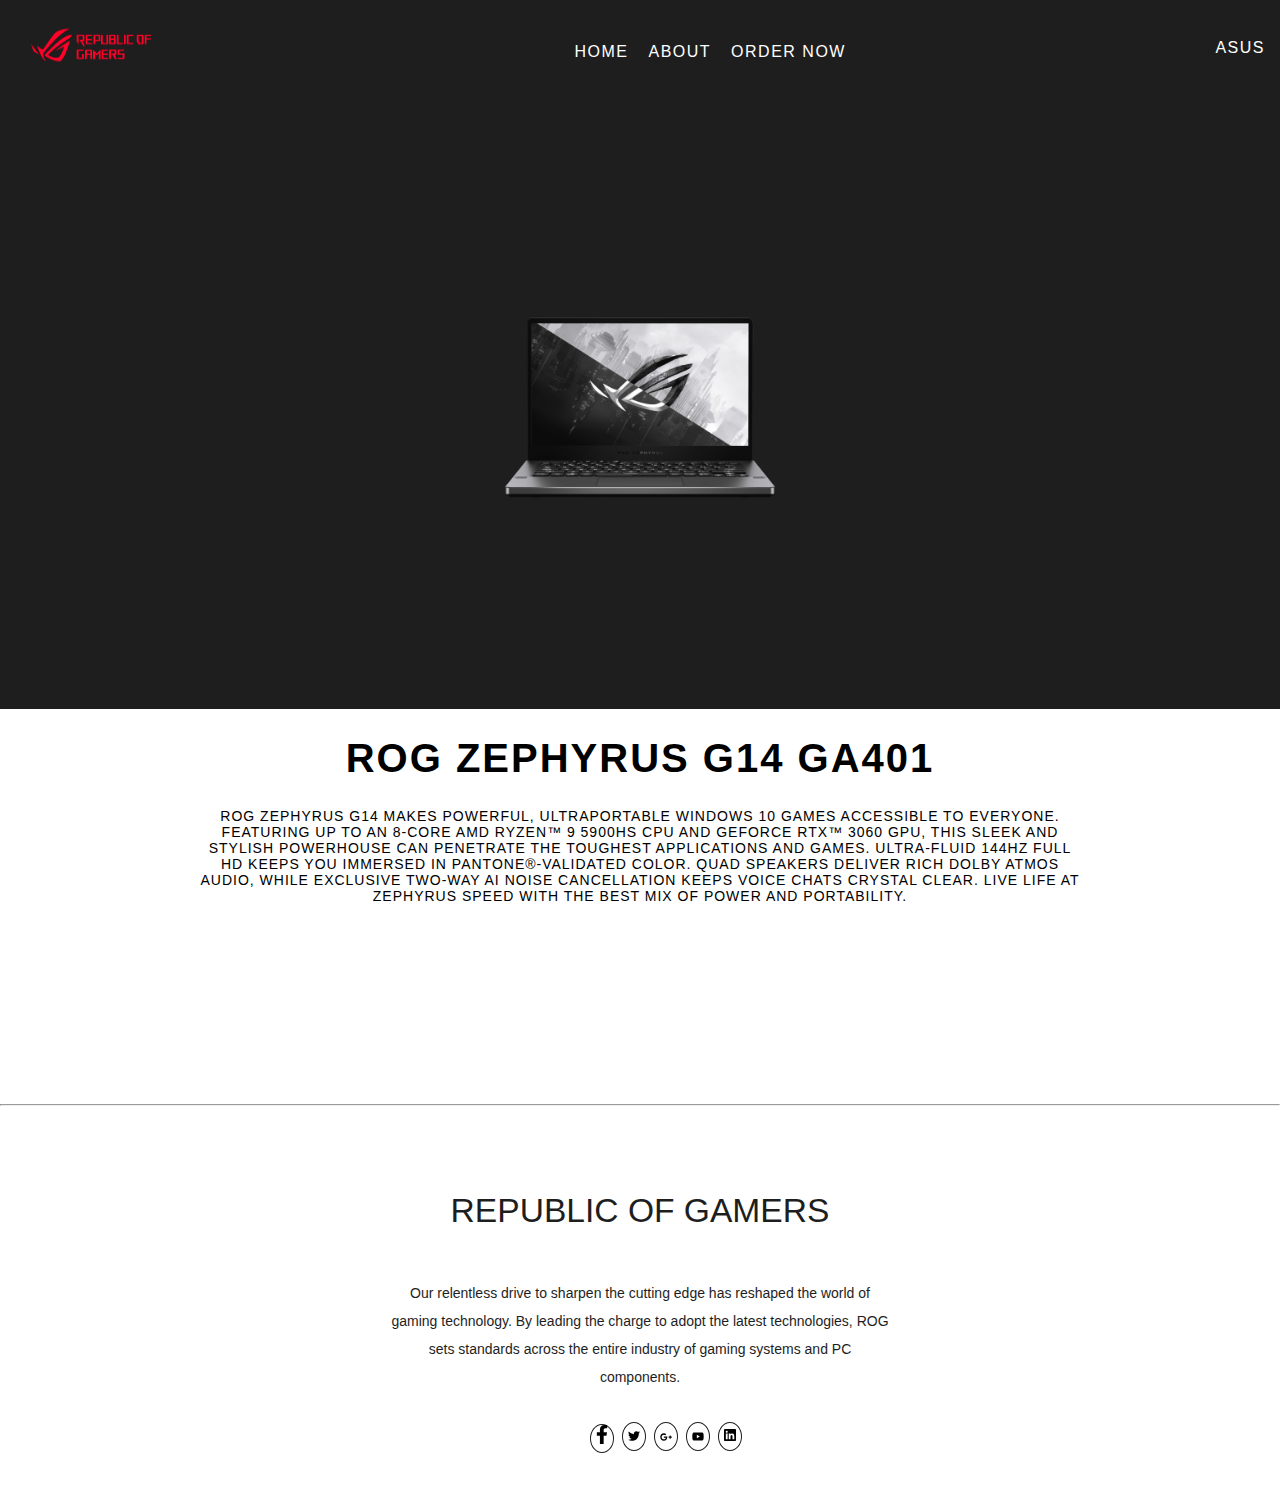
<file: detail4.html>
<!DOCTYPE html>
<html lang="en">
<head>
    <meta charset="UTF-8">
    <meta http-equiv="X-UA-Compatible" content="IE=edge">
    <meta name="viewport" content="width=device-width, initial-scale=1.0">
    <link rel="stylesheet" href="style/styleDetail.css">
    <link rel="shourtcut icon" href="assets/roglogoss.png">
    <title>Republic of Gamers || Details Product</title>
</head>
<body>
    <nav>
        <a href="index.html" class="logo"><img src="assets/flogo.png" alt=""></a>
        <div>
            <ul class="menu">
              <li><a href="index.html">Home</a></li>
              <li><a href="about.html">About</a></li>
              <li><a href="order.html">ORDER NOW</a></li>
            </ul>
        </div>
        <a href="" class="logout">asus</a>
    </nav>

    <section id="details">
        <div class="image-details">
            <h1></h1>
        </div>
        <div class="image-detailss">
            <img src="assets/h733.png" alt="">
        </div>
        <div class="image-details">
            <h1></h1>
        </div>
    </section>

    <section id="desc-details">
        <div class="desc">
            <h1>ROG ZEPHYRUS G14 GA401</h1>
            <p>ROG Zephyrus G14 makes powerful, ultraportable Windows 10 games accessible to everyone. Featuring up to an 8-core AMD Ryzen™ 9 5900HS CPU and GeForce RTX™ 3060 GPU, this sleek and stylish powerhouse can penetrate the toughest applications and games. Ultra-fluid 144Hz Full HD keeps you immersed in Pantone®-validated color. Quad speakers deliver rich Dolby Atmos audio, while exclusive Two-Way AI Noise Cancellation keeps voice chats crystal clear. Live life at Zephyrus speed with the best mix of power and portability.</p>
        </div>
    </section>

    <hr>
    <footer>
        <div class="footer-content">
            <h3>REPUBLIC OF GAMERS</h3>
            <p>Our relentless drive to sharpen the cutting edge has reshaped the world of gaming technology. By leading the charge to adopt the latest technologies, ROG sets standards across the entire industry of gaming systems and PC components.</p>
            <ul class="socials">
                <li><a href="#" ><img src="assets/facebook.svg" alt=""></a></li>
                <li><a href="#" ><img src="assets/twitter.svg" alt=""></a></li>
                <li><a href="#" ><img  src="assets/google.svg" alt=""></a></li>
                <li><a href="#" ><img src="assets/youtube.svg" alt=""></a></li>
                <li><a href="#" ><img src="assets/linkedin.svg" alt=""></a></li>
            </ul>
        </div>

    </footer>

</body>
 <script>
        let slideIndex = 0;
        showSlides();

        function showSlides() {
            let i;
            let slides = document.getElementsByClassName("mySlides");
            let dots = document.getElementsByClassName("dot");
            for (i = 0; i < slides.length; i++) {
                slides[i].style.display = "none";
            }
            slideIndex++;
            if (slideIndex > slides.length) {
                slideIndex = 1
            }
            slides[slideIndex - 1].style.display = "block";
            setTimeout(showSlides, 2000); // Change image every 2 seconds
        }
    </script>
</html>
</file>
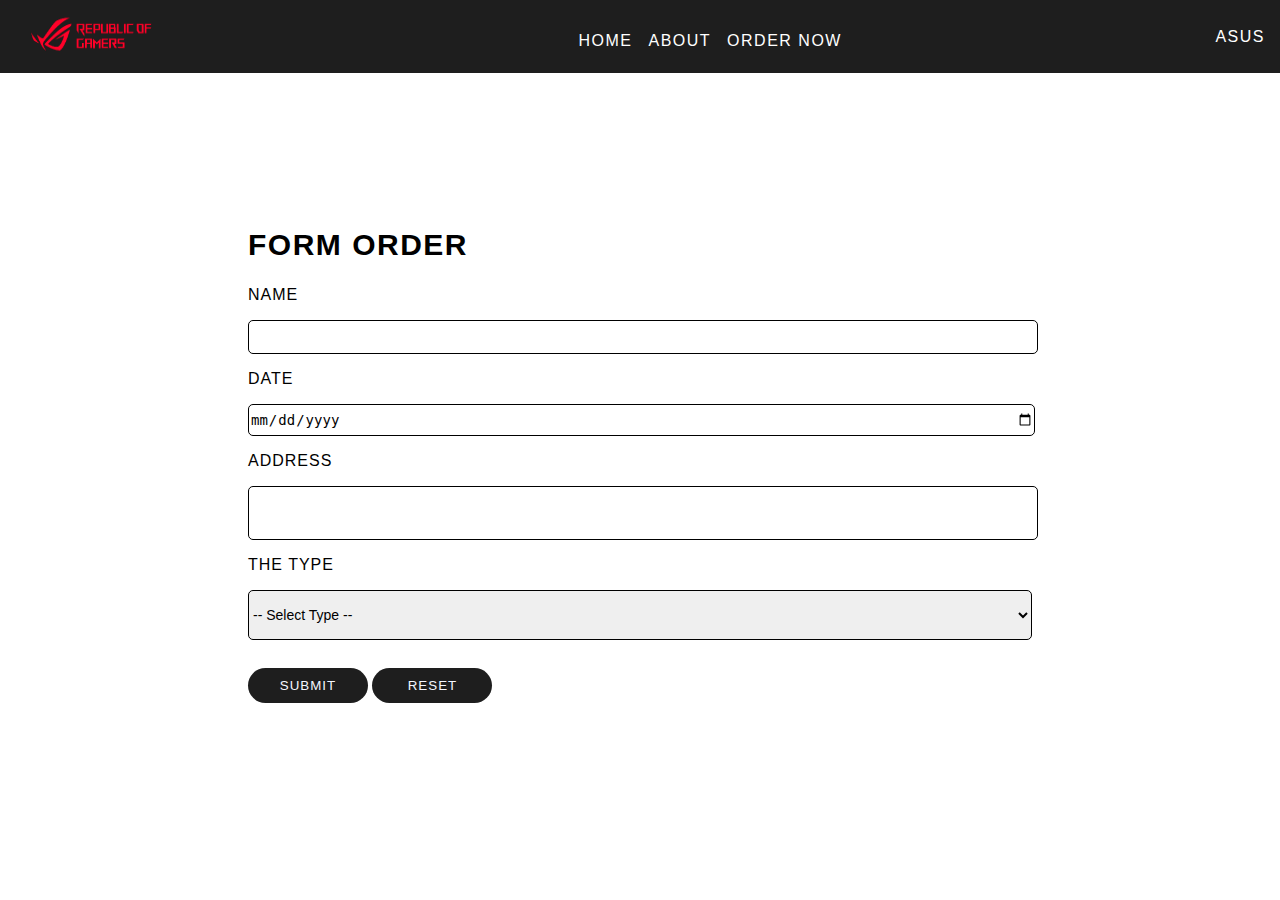
<file: order.html>
<!DOCTYPE html>
<html lang="en">

<head>
    <meta charset="UTF-8">
    <meta http-equiv="X-UA-Compatible" content="IE=edge">
    <meta name="viewport" content="width=device-width, initial-scale=1.0">
    <link rel="stylesheet" href="style/styleOrderr.css">
    <link rel="shourtcut icon" href="assets/roglogoss.png">
    <title>Republic of Gamers || ORDER</title>
</head>

<body>
    <nav>
        <a href="index.html" class="logo"><img src="assets/flogo.png" alt=""></a>
        <div>
            <ul class="menu">
                <li><a href="index.html">Home</a></li>
                <li><a href="about.html">About</a></li>
                <li><a href="order.html">ORDER NOW</a></li>
            </ul>
        </div>
        <a href="" class="logout">asus</a>
    </nav>

    <section id="form" style="padding-top: 90px;">
        <form method="post" action="order.php">
            <h2>FORM ORDER</h2>
            <p>Name</p>
            <input type="text" name="nama" class="input" /><br />
            <p>Date</p><input type="date" name="tanggal" class="input" /><br />
            <p>Address</p>
            <input type="text" name="alamat" class="input-alamat" /><br />
            <p>The Type</p>

            <select name="jenis" class="input-alamat">
                <option value=" ">-- Select Type --</option>
                <option value="ROGZEPHYRUSG14">ROG ZEPHYRUS G14 GA401</option>
                <option value="ROGZEPHYRUSM16">ROG ZEPHYRUS M16 GU603</option>
                <option value="ROGSTRIXSCAR">ROG FLOW X13 - GV301QE</option>
                <option value="ROGFLOWX13">ROG STRIX SCAR 15 G533</option>
            </select>
            <br />
            <div class="tombol">
                <br>
            <input type="submit" name="submit" value="Submit" class="button" />
            <input type="reset" class="button">
            </div>
        </form>
    </section>

    
</body>

</html>
</file>
<file: style/style.css>
html {
    scroll-behavior: smooth;
  }
  
  body {
    margin: 0;
    margin-top: 0;
    font-family: "Roboto", sans-serif;
    background-color: #fff;
  }
  
  ul {
    padding-top: 8px;
    list-style: none !important;
  }
  
  a {
    text-decoration: none !important;
    color: #fff;
  }
  
  nav {
    /* position: relative; */
    display: flex;
    justify-content: space-between;
    text-transform: uppercase;
    align-items: center;
    letter-spacing: 1.5px;
    background-color: #1e1e1e;
    padding: 15px;
    height: 65px;
  }
  
  .logo {
    font-weight: bold;
    color: #fff;
    font-size: 23px;
  }
  
  .logo:hover {
    color: red !important;
    transition: all ease 0.2s;
  }

  .logo img{
    width: 150px;
    height: 50px;
  }
  
  .menu {
    display: flex;
  }
  
  .menu li a {
    color: #fff;
    padding: 10px;
  }
  
  .menu li a:hover {
    background-color: #fff;
    color: red !important;
    border-radius: 3px;
    transition: all ease 0.4s;
  }
  
  .logout {
    color: #fff;
  }
  
  .logout:hover {
    color: red;
    transition: all ease 0.4s;
  }
  
  #main {
    height: 90vh;
    background-color: #f4f7ff;
    align-items: center;
    justify-content: space-between;
  }
  
  .name {
    width: 50%;
  }
  
  .name h1 {
    font-size: 40px;
    letter-spacing: 1px;
    margin-bottom: 0;
  }
  
  .name h2 {
    font-size: 45px;
    letter-spacing: 1.5px;
    margin-top: 0;
    margin-bottom: 0;
  }
  
  .name p {
    font-size: 20px;
    letter-spacing: 3px;
    margin-top: 10px;
  }
  
  .main-media img {
    width: 500px;
    height: 500px;
  }
  
  #about {
    height: 100vh;
    color: #f4f7ff;
    background-color: #292929;
    padding-left: 150px;
    padding-right: 150px;
    display: flex;
    align-items: center;
    justify-content: space-between;
  }
  
  .about-media img {
    padding-top: 30px;
    width: 500px;
    height: 530px;
  }
  
  .about {
    width: 50%;
  }
  
  .about h1 {
    font-size: 5rem;
    letter-spacing: 1.5px;
    font-weight: normal;
    color: #fff;
    margin-bottom: 0;
  }
  
  .about h2 {
    font-size: 2.5rem;
    color: red;
    font-weight: normal;
    letter-spacing: 2px;
    margin-top: 0;
    margin-bottom: 0;
  }
  
  .about p {
    font-size: 20px;
    letter-spacing: 1.8px;
  }
  
  #product{
    height: 80vh;
    background-color: #fff;
    padding-left: 70px;
    padding-right: 100px;
    display: flex;
    align-items: center;
    justify-content: space-between;
  }

  .product-title h1{
    font-size: 50px;
    letter-spacing: 5px;
    writing-mode: vertical-rl;
    text-orientation: upright;
    padding-right: 10px;
    padding-left: 0px;
  }

  .product-media{
    width: 33%;
    padding-left: 10px;
    border-radius: 10px;
  }

  .product-media img{
    width: 300px;
    height: 250px;
  }

  .product-media a{
    color: #1e1e1e;
    font-size: 17px;
  }

  .product-media p{
    font-size: 13px;
    color: #5b5b5b;
  }

  .product-media a:hover{
    color: red;
    transition: all ease 0.3s;
  }

  .product-media input{
    background-color: #1e1e1e;
    color: #fff;
    width: 100px;
    height: 30px;
    border-radius: 10px;
    border: none;
    margin-top: 10px;
  }

  .product-media input:hover{
    background-color: #5b5b5b;
    transition: all ease 0.3s;
  }
  
  * {
            box-sizing: border-box;
        }

        body {
            font-family: Verdana, sans-serif;
        }

        .mySlides {
            display: none;
        }

        img {
            vertical-align: middle;
        }

        .slideshow-container {
            max-width: 100%;
            max-height: 90vh;
            position: relative;
            margin: auto;
        }

        .numbertext {
            color: #f2f2f2;
            font-size: 12px;
            padding: 8px 12px;
            position: absolute;
            top: 0;
        }

        .fade {
            animation-name: fade;
            animation-duration: 1.5s;
        }
        footer{
    position: absolute;
    left: 0;
    right: 0;
    background: white;
    height: auto;
    padding-top: 40px;
    color: #1e1e1e;
}
.footer-content{
    display: flex;
    align-items: center;
    justify-content: center;
    flex-direction: column;
    text-align: center;
}
.footer-content h3{
    font-size: 2.1rem;
    font-weight: 500;
    text-transform: capitalize;
    line-height: 3rem;
}
.footer-content p{
    max-width: 500px;
    margin: 10px auto;
    line-height: 28px;
    font-size: 14px;
    color: #1e1e1e;
}
.socials{
    list-style: none;
    display: flex;
    align-items: center;
    justify-content: center;
    margin: 1rem 0 3rem 0;
}
.socials li{
    margin: 0 10px;
}
.socials a{
    text-decoration: none;
    color: #1e1e1e;
    border: 1.1px solid #1e1e1e;
    padding: 5px;

    border-radius: 50%;

}
</file>
<file: style/styleabout.css>
html {
    scroll-behavior: smooth;
  }
  
  body {
    margin: 0;
    margin-top: 0;
    font-family: "Roboto", sans-serif;
    background-color: #fff;
  }
  
  ul {
    padding-top: 8px;
    list-style: none !important;
  }
  
  a {
    text-decoration: none !important;
    color: #fff;
  }
  
  nav {
    /* position: relative; */
    display: flex;
    justify-content: space-between;
    text-transform: uppercase;
    align-items: center;
    letter-spacing: 1.5px;
    background-color: #1e1e1e;
    padding: 15px;
    height: 65px;
  }
  
  .logo {
    font-weight: bold;
    color: #fff;
    font-size: 23px;
  }
  
  .logo:hover {
    color: red !important;
    transition: all ease 0.2s;
  }

  .logo img{
    width: 150px;
    height: 50px;
  }
  
  .menu {
    display: flex;
  }
  
  .menu li a {
    color: #fff;
    padding: 10px;
  }
  
  .menu li a:hover {
    background-color: #fff;
    color: red !important;
    border-radius: 3px;
    transition: all ease 0.4s;
  }
  
  .logout {
    color: #fff;
  }
  
  .logout:hover {
    color: red;
    transition: all ease 0.4s;
  }
  
  #about {
    height: 100vh;
    color: #f4f7ff;
    background-color: #292929;
    padding-left: 150px;
    padding-right: 150px;
    display: flex;
    align-items: center;
    justify-content: space-between;
  }
  
  .about-media img {
    padding-top: 30px;
    width: 400px;
    height: 430px;
  }
  
  .about {
    width: 50%;
  }
  
  .about h1 {
    font-size: 45px;
    letter-spacing: 1.5px;
    font-weight: normal;
    color: #fff;
    margin-bottom: 0;
  }
  
  .about h2 {
    font-size: 2.5rem;
    color: red;
    font-weight: normal;
    letter-spacing: 2px;
    margin-top: 0;
    margin-bottom: 0;
  }
  
  .about p {
    font-size: 20px;
    letter-spacing: 1.8px;
  }
  
  #product{
    height: 80vh;
    background-color: #fff;
    padding-left: 70px;
    padding-right: 100px;
    display: flex;
    align-items: center;
    justify-content: space-between;
  }

  .product-title h1{
    font-size: 50px;
    letter-spacing: 5px;
    writing-mode: vertical-lr;
    text-orientation: upright;
    padding-right: 0px;
    padding-left: 10px;
  }

  .product-media{
    width: 33%;
    padding-left: 10px;
    border-radius: 10px;
  }

  .product-media img{
    width: 200px;
    height: 300px;
    padding-bottom: 10px;
    border-radius: 10px;
  }

  .product-media a{
    color: #1e1e1e;
    font-size: 20px;
  }

  .product-media p{
    font-size: 13px;
    color: #5b5b5b;
  }

  .product-media a:hover{
    color: red;
    transition: all ease 0.3s;
  }
  
  * {
            box-sizing: border-box;
        }

        body {
            font-family: Verdana, sans-serif;
        }

        .mySlides {
            display: none;
        }

        img {
            vertical-align: middle;
        }

        .slideshow-container {
            max-width: 100%;
            max-height: 90vh;
            position: relative;
            margin: auto;
        }

        .numbertext {
            color: #f2f2f2;
            font-size: 12px;
            padding: 8px 12px;
            position: absolute;
            top: 0;
        }

        .fade {
            animation-name: fade;
            animation-duration: 1.5s;
        }
       footer{
    position: absolute;
    left: 0;
    right: 0;
    background: white;
    height: auto;
    padding-top: 40px;
    color: #1e1e1e;
}
.footer-content{
    display: flex;
    align-items: center;
    justify-content: center;
    flex-direction: column;
    text-align: center;
}
.footer-content h3{
    font-size: 2.1rem;
    font-weight: 500;
    text-transform: capitalize;
    line-height: 3rem;
}
.footer-content p{
    max-width: 500px;
    margin: 10px auto;
    line-height: 28px;
    font-size: 14px;
    color: #1e1e1e;
}
.socials{
    list-style: none;
    display: flex;
    align-items: center;
    justify-content: center;
    margin: 1rem 0 3rem 0;
}
.socials li{
    margin: 0 10px;
}
.socials a{
    text-decoration: none;
    color: #1e1e1e;
    border: 1.1px solid #1e1e1e;
    padding: 5px;

    border-radius: 50%;

}
</file>
<file: style/styleDetail.css>
html {
    scroll-behavior: smooth;
  }
  
  body {
    margin: 0;
    margin-top: 0;
    font-family: "Roboto", sans-serif;
    background-color: #fff;
  }
  
  ul {
    padding-top: 8px;
    list-style: none !important;
  }
  
  a {
    text-decoration: none !important;
    color: #fff;
  }
  
  nav {
    /* position: relative; */
    display: flex;
    justify-content: space-between;
    text-transform: uppercase;
    align-items: center;
    letter-spacing: 1.5px;
    background-color: #1e1e1e;
    padding: 15px;
    height: 65px;
  }
  
  .logo {
    font-weight: bold;
    color: #fff;
    font-size: 23px;
  }
  
  .logo:hover {
    color: red !important;
    transition: all ease 0.2s;
  }

  .logo img{
    width: 150px;
    height: 50px;
  }
  
  .menu {
    display: flex;
  }
  
  .menu li a {
    color: #fff;
    padding: 10px;
  }
  
  .menu li a:hover {
    background-color: #fff;
    color: red !important;
    border-radius: 3px;
    transition: all ease 0.4s;
  }
  
  .logout {
    color: #fff;
  }
  
  .logout:hover {
    color: red;
    transition: all ease 0.4s;
  }

  #details{
      padding-top: 20px;
      height: 66vh;
      background-color: #1e1e1e;
      padding-left: 150px;
      padding-right: 150px;
      display: flex;
      align-items: center;
      justify-content: space-between;
  }

  .image-details img{
      width: 340px;
      height: 300px;
  }

  .image-detailss img{
      width: 300px;
      height: 300px;
  }

  #desc-details{
      height: 40vh;
      background-color: #fff;
      padding-left: 200px;
      padding-right: 200px;
      text-align: center;
  }

  .desc h1{
    text-transform: uppercase;
    font-size: 40px;
    letter-spacing: 2px;
  } 

  .desc p{
      text-transform: uppercase;
      font-size: 14px;
      letter-spacing: 1px;
  }

  footer{
    position: absolute;
    left: 0;
    right: 0;
    background: white;
    height: auto;
    padding-top: 40px;
    color: #1e1e1e;
}
.footer-content{
    display: flex;
    align-items: center;
    justify-content: center;
    flex-direction: column;
    text-align: center;
}
.footer-content h3{
    font-size: 2.1rem;
    font-weight: 500;
    text-transform: capitalize;
    line-height: 3rem;
}
.footer-content p{
    max-width: 500px;
    margin: 10px auto;
    line-height: 28px;
    font-size: 14px;
    color: #1e1e1e;
}
.socials{
    list-style: none;
    display: flex;
    align-items: center;
    justify-content: center;
    margin: 1rem 0 3rem 0;
}
.socials li{
    margin: 0 10px;
}
.socials a{
    text-decoration: none;
    color: #1e1e1e;
    border: 1.1px solid #1e1e1e;
    padding: 5px;

    border-radius: 50%;

}
</file>
<file: style/styleOrderr.css>
html {
    scroll-behavior: smooth;
  }
  
  body {
    margin: 0;
    margin-top: 0;
    font-family: "Roboto", sans-serif;
    background-color: #fff;
  }
  
  ul {
    padding-top: 8px;
    list-style: none !important;
  }
  
  a {
    text-decoration: none !important;
    color: #fff;
  }
  
  nav {
    /* position: relative; */
    display: flex;
    justify-content: space-between;
    text-transform: uppercase;
    align-items: center;
    letter-spacing: 1.5px;
    background-color: #1e1e1e;
    padding: 15px;
    height: 43px;
    margin-bottom: 70px;
  }
  
  .logo {
    font-weight: bold;
    color: #fff;
    font-size: 23px;
  }
  
  .logo:hover {
    color: red !important;
    transition: all ease 0.2s;
  }

  .logo img{
    width: 150px;
    height: 50px;
  }
  
  
  .menu {
    display: flex;
  }
  
  .menu li a {
    color: #fff;
    padding: 8px;
  }
  
  .menu li a:hover {
    background-color: #fff;
    color: red !important;
    border-radius: 3px;
    transition: all ease 0.4s;
  }
  
  .logout {
    color: #fff;
  }
  
  .logout:hover {
    color: red;
    transition: all ease 0.4s;
  }
  
  #form{
      height: 50vh;
      padding-left: 150px;
      padding-right: 150px;
      display: flex;
      align-items: center;
      justify-content: center;
  }

  form{
      width: 80%;
  }

  form h2{
      font-size: 30px;
      letter-spacing: 1.5px;
  }

  form p{
      text-transform: uppercase;
      letter-spacing: 1px;
  }

  form span{
      font-size: 10px;
      text-transform: uppercase;
      color: #1e1e1e;
  }

  .input{
      width: 100%;
      height: 30px;
      border-radius: 5px;
      border: 0.7px solid black;
      font-size: 14px;
  }

  .input-alamat{
      width: 100%;
      height: 50px;
      border-radius: 5px;
      border: 0.7px solid black;
      font-size: 14px;
  }

  .input-multiple{
    width: 50%;
    height: 50px;
    border-radius: 5px;
    border: 0.7px solid black;
    font-size: 14px;
}

    
    .button{
        margin-top: 10px;
        background-color: #1e1e1e;
        border-radius: 20px;
        color: #f4f7ff;
        text-transform: uppercase;
        letter-spacing: 1px;
        border: none;
        height: 35px;
        width: 120px;
        margin-bottom: 10px;
    }   

    .button:hover{
        background-color: #5b5b5b;
        transition: all ease 0.4s;
    }
</file>
